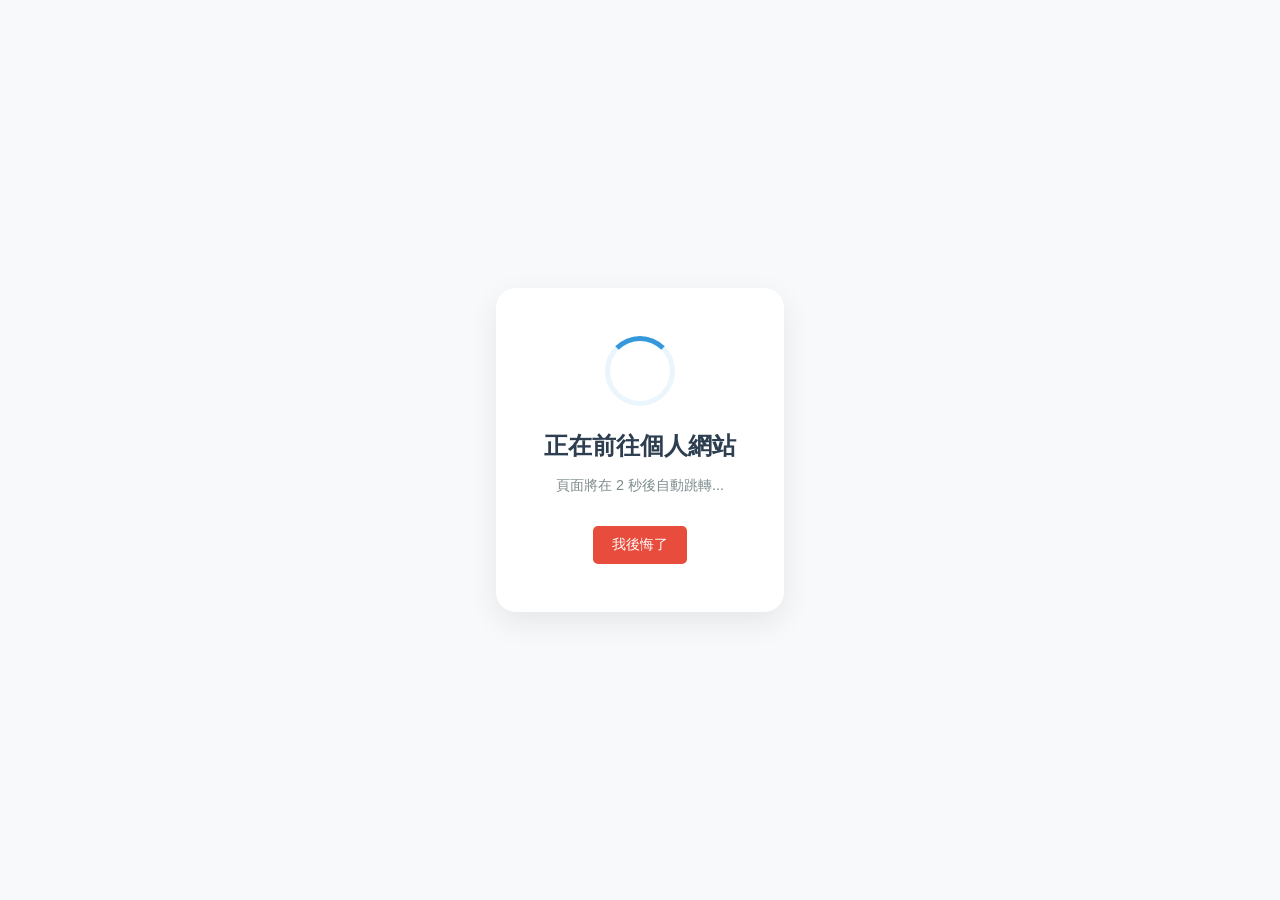
<file: index.html>
﻿<!DOCTYPE html>
<html> 
<head>
    <meta charset="UTF-8">
    <title>跳轉中...</title>
    <style>
        body {
            display: flex;
            justify-content: center;
            align-items: center;
            height: 100vh;
            margin: 0;
            font-family: 'Helvetica Neue', Arial, '微軟正黑體', sans-serif;
            background-color: #f8f9fa;
            color: #2c3e50;
        }
        .container {
            text-align: center;
            padding: 3rem;
            background: white;
            border-radius: 20px;
            box-shadow: 0 10px 30px rgba(0,0,0,0.08);
        }
        .spinner {
            width: 60px;
            height: 60px;
            border: 5px solid rgba(52, 152, 219, 0.1);
            border-top: 5px solid #3498db;
            border-radius: 50%;
            margin: 0 auto 1.5rem;
            animation: spin 1s cubic-bezier(0.5, 0.1, 0.4, 0.9) infinite;
        }
        button {
            margin-top: 1rem;
            padding: 0.6rem 1.2rem;
            background-color: #e74c3c;
            color: white;
            border: none;
            border-radius: 5px;
            cursor: pointer;
            font-size: 0.9rem;
            transition: background 0.3s;
        }
        button:hover {
            background-color: #c0392b;
        }
        @keyframes spin {
            from { transform: rotate(0deg); }
            to { transform: rotate(360deg); }
        }
        h2 {
            margin-bottom: 0.5rem;
            font-weight: 600;
        }
        p {
            color: #7f8c8d;
            font-size: 0.9rem;
        }
    </style>
</head>
<body>
    <div class="container">
        <div class="spinner"></div>
        <h2>正在前往個人網站</h2>
        <p>頁面將在 2 秒後自動跳轉...</p>
        <button id="regret-btn">我後悔了</button>
    </div>

    <div id="modal" style="display:none; position:fixed; top:50%; left:50%; transform:translate(-50%, -50%); background:white; padding:2rem; border-radius:15px; box-shadow:0 10px 30px rgba(0,0,0,0.2); z-index:1000; text-align:center; min-width: 300px;">
        <h3 style="margin: 0 0 10px 0;">提示</h3>
        <hr style="border: 0; border-top: 3px solid #333; margin-bottom: 15px;">
        <p style="margin: 0; font-size: 1.2rem;">不能後悔，請進</p>
    </div>

    <script> 
        const redirectTimeout = setTimeout(() => {
            window.location.href = 'Main.html';
        }, 2000);

        document.getElementById('regret-btn').addEventListener('click', () => {
            clearTimeout(redirectTimeout);
            const modal = document.getElementById('modal');
            modal.style.display = 'block';
            
            setTimeout(() => {
                window.location.href = 'Main.html';
            }, 3000);
        });
    </script>
</body>
</html>
</file>
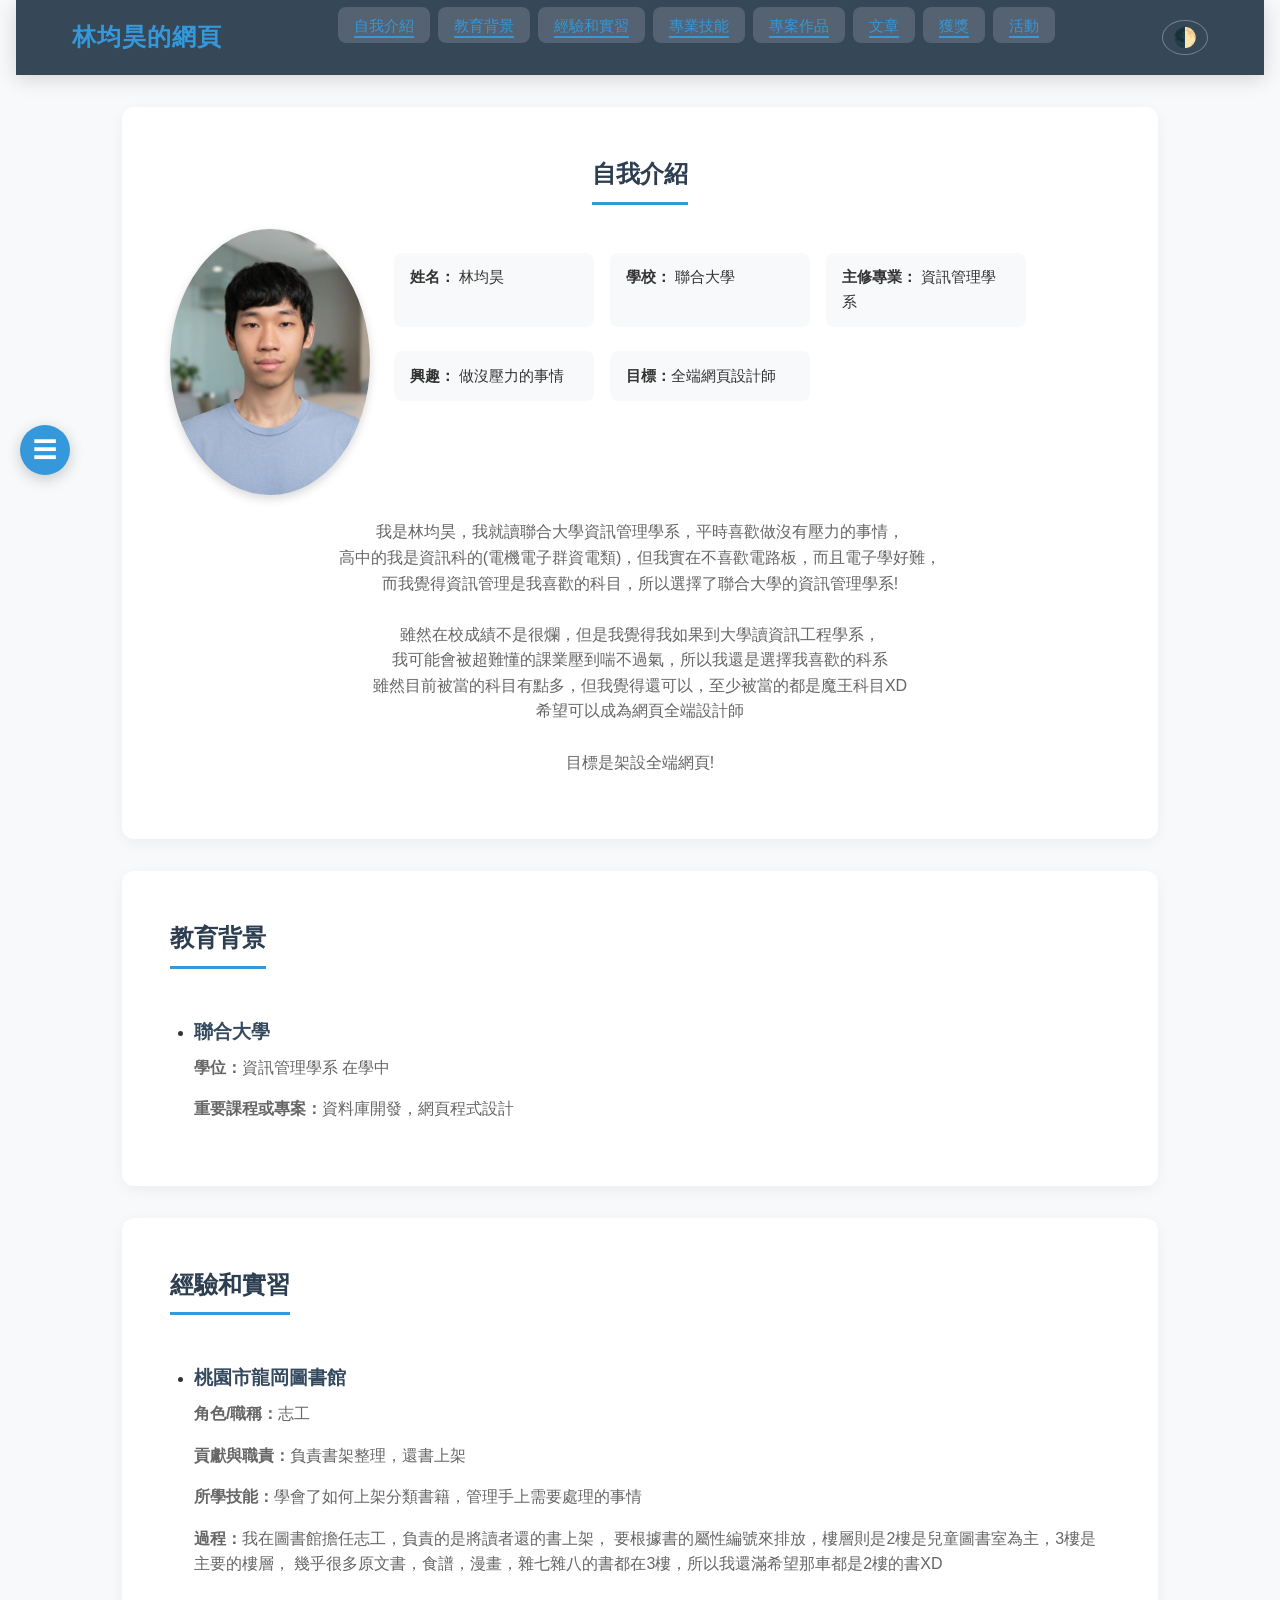
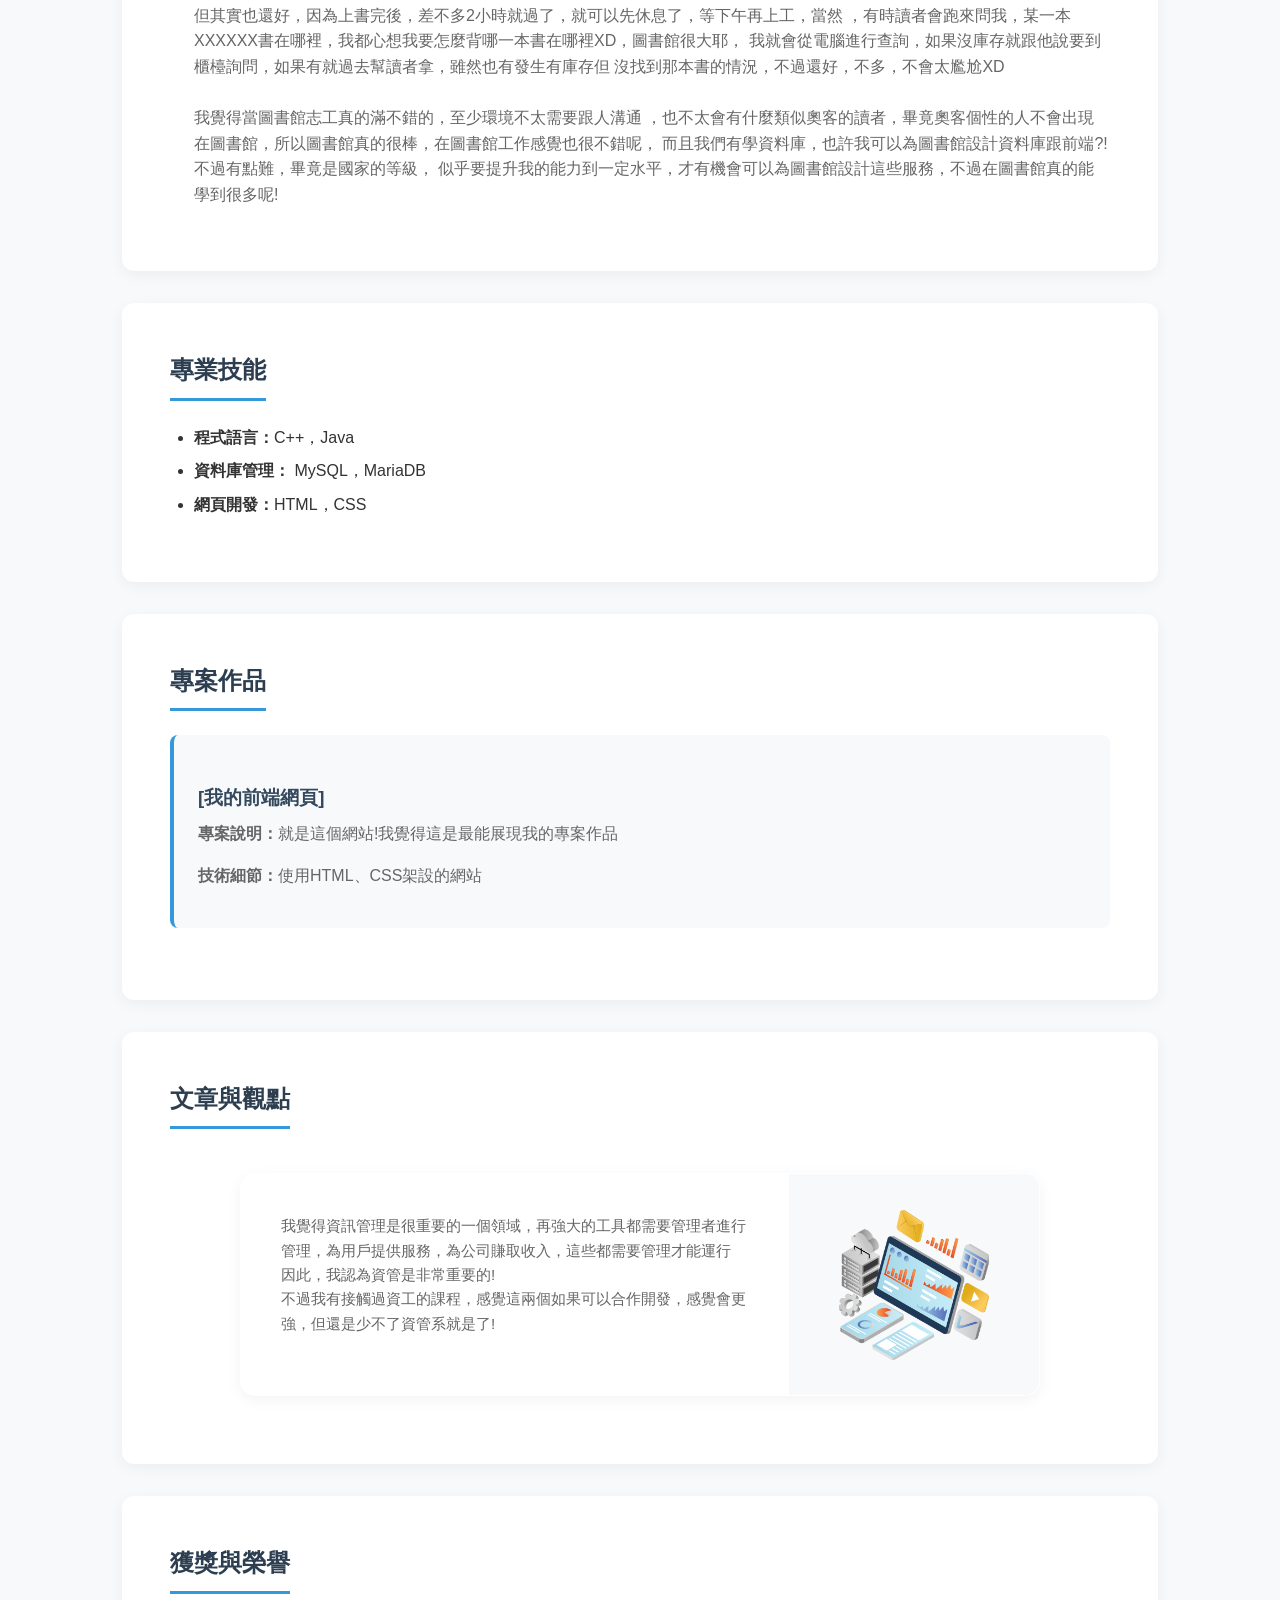
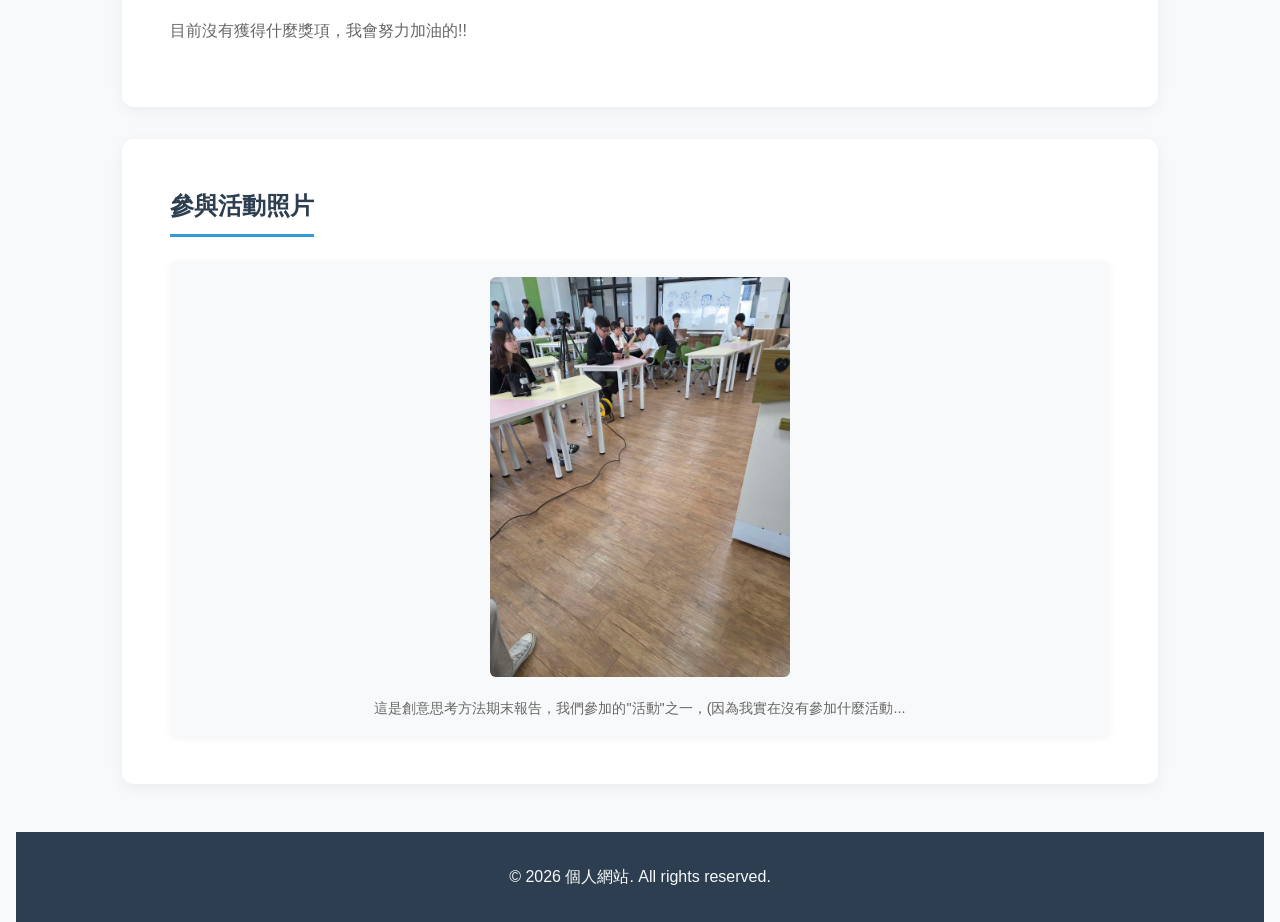
<file: Main.html>
﻿<!DOCTYPE html>
<html lang="zh-TW">
<head>
    <meta charset="UTF-8">
    <meta name="viewport" content="width=device-width, initial-scale=1.0">
    <title>個人網站</title>
    <link rel="stylesheet" href="Main.css">
</head>
<body>
    <header>
        <!-- 滾動進度條 -->
        <div class="progress-container">
            <div class="progress-bar" id="myBar"></div>
        </div>
        <div class="nav-container">
            <div class="logo">
                <h1>林均昊的網頁</h1>
            </div>
            <!-- 導覽列 -->
            <nav>
                <ul>
                    <li><a href="#about" class="nav-link">自我介紹</a></li>
                    <li><a href="#education" class="nav-link">教育背景</a></li>
                    <li><a href="#experience" class="nav-link">經驗和實習</a></li>
                    <li><a href="#skills" class="nav-link">專業技能</a></li>
                    <li><a href="#projects" class="nav-link">專案作品</a></li>
                    <li><a href="#articles" class="nav-link">文章</a></li>
                    <li><a href="#awards" class="nav-link">獲獎</a></li> 
                    <li><a href="#gallery" class="nav-link">活動</a></li>
                </ul>
            </nav>
            <div class="nav-extra">
                <button id="theme-toggle" title="切換深淺模式">🌓</button>
            </div>
        </div>
    </header>

    <main>
        <!-- 自我介紹 -->
        <section id="about">
            <h2>自我介紹</h2>
            <div class="about-content">
                <img src="image/17802866713242.png" alt="本人照片" class="about-img">
                <ul>
                    <li><strong>姓名：</strong> 林均昊 </li>
                    <li><strong>學校：</strong> 聯合大學 </li>
                    <li><strong>主修專業：</strong> 資訊管理學系 </li><br>
                    <li><strong>興趣：</strong> 做沒壓力的事情 </li>
                    <li><strong>目標：</strong>全端網頁設計師</li>
                </ul>
            </div>
            <p>我是林均昊，我就讀聯合大學資訊管理學系，平時喜歡做沒有壓力的事情，<br>
                高中的我是資訊科的(電機電子群資電類)，但我實在不喜歡電路板，而且電子學好難，<br>
                而我覺得資訊管理是我喜歡的科目，所以選擇了聯合大學的資訊管理學系!<br><br>
                雖然在校成績不是很爛，但是我覺得我如果到大學讀資訊工程學系，<br>
                我可能會被超難懂的課業壓到喘不過氣，所以我還是選擇我喜歡的科系<br>
                雖然目前被當的科目有點多，但我覺得還可以，至少被當的都是魔王科目XD<br>
                希望可以成為網頁全端設計師<br>

                <br>目標是架設全端網頁!</p>
        </section>

        <!-- 教育背景 -->
        <section id="education">
            <h2>教育背景</h2>
            <ul>
                <li>
                    <h3>聯合大學</h3>
                    <p><strong>學位：</strong>資訊管理學系 在學中</p>
                    <p><strong>重要課程或專案：</strong>資料庫開發，網頁程式設計</p>
                </li>
            </ul>
        </section>

        <!-- 經驗和實習 -->
        <section id="experience">
            <h2>經驗和實習</h2>
            <ul>
                <li>
                    <h3>桃園市龍岡圖書館</h3>
                    <p><strong>角色/職稱：</strong>志工</p>
                    <p><strong>貢獻與職責：</strong>負責書架整理，還書上架</p>
                    <p><strong>所學技能：</strong>學會了如何上架分類書籍，管理手上需要處理的事情</p>
                    <p><strong>過程：</strong>我在圖書館擔任志工，負責的是將讀者還的書上架，
                        要根據書的屬性編號來排放，樓層則是2樓是兒童圖書室為主，3樓是主要的樓層，
                        幾乎很多原文書，食譜，漫畫，雜七雜八的書都在3樓，所以我還滿希望那車都是2樓的書XD<br><br>
                        但其實也還好，因為上書完後，差不多2小時就過了，就可以先休息了，等下午再上工，當然
                    ，有時讀者會跑來問我，某一本XXXXXX書在哪裡，我都心想我要怎麼背哪一本書在哪裡XD，圖書館很大耶，
                    我就會從電腦進行查詢，如果沒庫存就跟他說要到櫃檯詢問，如果有就過去幫讀者拿，雖然也有發生有庫存但
                    沒找到那本書的情況，不過還好，不多，不會太尷尬XD<br><br>我覺得當圖書館志工真的滿不錯的，至少環境不太需要跟人溝通
                    ，也不太會有什麼類似奧客的讀者，畢竟奧客個性的人不會出現在圖書館，所以圖書館真的很棒，在圖書館工作感覺也很不錯呢，
                    而且我們有學資料庫，也許我可以為圖書館設計資料庫跟前端?!不過有點難，畢竟是國家的等級，
                    似乎要提升我的能力到一定水平，才有機會可以為圖書館設計這些服務，不過在圖書館真的能學到很多呢!</p>
                </li>
            </ul>
        </section>

        <!-- 專業技能 -->
        <section id="skills">
            <h2>專業技能</h2>
            <ul>
                <li><strong>程式語言：</strong>C++，Java</li>
                <li><strong>資料庫管理：</strong> MySQL，MariaDB</li>
                <li><strong>網頁開發：</strong>HTML，CSS</li>
            </ul>
        </section>

        <!-- 專案作品 -->
        <section id="projects">
            <h2>專案作品</h2>
            <ul>
                <li>
                    <h3>[我的前端網頁] <span></span></h3>
                    <p><strong>專案說明：</strong>就是這個網站!我覺得這是最能展現我的專案作品</p>
                    <p><strong>技術細節：</strong>使用HTML、CSS架設的網站</p>
                </li>
            </ul>
        </section>

        <!-- 文章與觀點 -->
        <section id="articles">
            <h2>文章與觀點</h2>
            <div class="article-card">
                <div class="article-image">
                    <img src="image/informa.png" alt="文章圖片" style="width: 150px; height: 150px; object-fit: cover; border-radius: 10px;">
                </div>
                <div class="article-content">
                    <p>我覺得資訊管理是很重要的一個領域，再強大的工具都需要管理者進行管理，為用戶提供服務，為公司賺取收入，這些都需要管理才能運行<br>因此，我認為資管是非常重要的!<br>不過我有接觸過資工的課程，感覺這兩個如果可以合作開發，感覺會更強，但還是少不了資管系就是了!</p>
                </div>
            </div>
        </section>

        <!-- 獲獎與榮譽 -->
        <section id="awards">
            <h2>獲獎與榮譽</h2>
            <p>目前沒有獲得什麼獎項，我會努力加油的!!</p>
        </section>

        <!-- 參與活動照片 -->
        <section id="gallery">
            <h2>參與活動照片</h2>
            <div class="photo-container">
                <figure>
                    <img src="image/saycheese.jpg" alt="活動照片1" style="max-width: 100%; height: auto; width: 300px;">
                    <figcaption>這是創意思考方法期末報告，我們參加的"活動"之一，(因為我實在沒有參加什麼活動...</figcaption>
                </figure>

            </div>
        </section>
    </main>

    <footer>
        <p>&copy; 2026 個人網站. All rights reserved.</p>
    </footer>

    <!-- 漢堡選單 (興趣延伸連結) -->
    <div class="hamburger-menu">
        <div class="hamburger-icon">☰</div>
        <div class="menu-content">
            <a href="Main2.html">興趣延伸 ➔</a>
        </div>
    </div>

    <!-- 側邊圓形導航滑竿 -->
    <!-- <div class="scroll-nav-track">
        <div class="scroll-nav-handle" id="scrollHandle"></div>
    </div> -->

    <script>
        // 1. 滾動進度條與導覽連結高亮
        window.onscroll = function() {
            // 限制滾動到底部時的跳動
            const maxScroll = document.documentElement.scrollHeight - document.documentElement.clientHeight;
            if (window.scrollY >= maxScroll) {
                window.scrollTo(0, maxScroll);
            }
            updateProgressBar();
            updateActiveLink();
        };

        function updateProgressBar() {
            const winScroll = document.body.scrollTop || document.documentElement.scrollTop;
            const height = document.documentElement.scrollHeight - document.documentElement.clientHeight;
            const scrolled = (winScroll / height) * 100;
            document.getElementById("myBar").style.width = scrolled + "%";
        }

        const sections = document.querySelectorAll("section");
        const navLinks = document.querySelectorAll(".nav-link");

        function updateActiveLink() {
            let current = "";
            sections.forEach(section => {
                const sectionTop = section.offsetTop;
                const sectionHeight = section.clientHeight;
                if (pageYOffset >= (sectionTop - 100)) {
                    current = section.getAttribute("id");
                }
            });

            navLinks.forEach(link => {
                link.classList.remove("active");
                if (link.getAttribute("href").includes(current)) {
                    link.classList.add("active");
                }
            });
        }

        // 2. 深色模式切換
        const themeToggle = document.getElementById('theme-toggle');
        const currentTheme = localStorage.getItem('theme') || 'light';

        if (currentTheme === 'dark') {
            document.documentElement.setAttribute('data-theme', 'dark');
        }

        themeToggle.addEventListener('click', () => {
            let theme = document.documentElement.getAttribute('data-theme');
            if (theme === 'dark') {
                document.documentElement.setAttribute('data-theme', 'light');
                localStorage.setItem('theme', 'light');
            } else {
                document.documentElement.setAttribute('data-theme', 'dark');
                localStorage.setItem('theme', 'dark'); 
            }
        });
    </script>
</body>
</html>
</file>
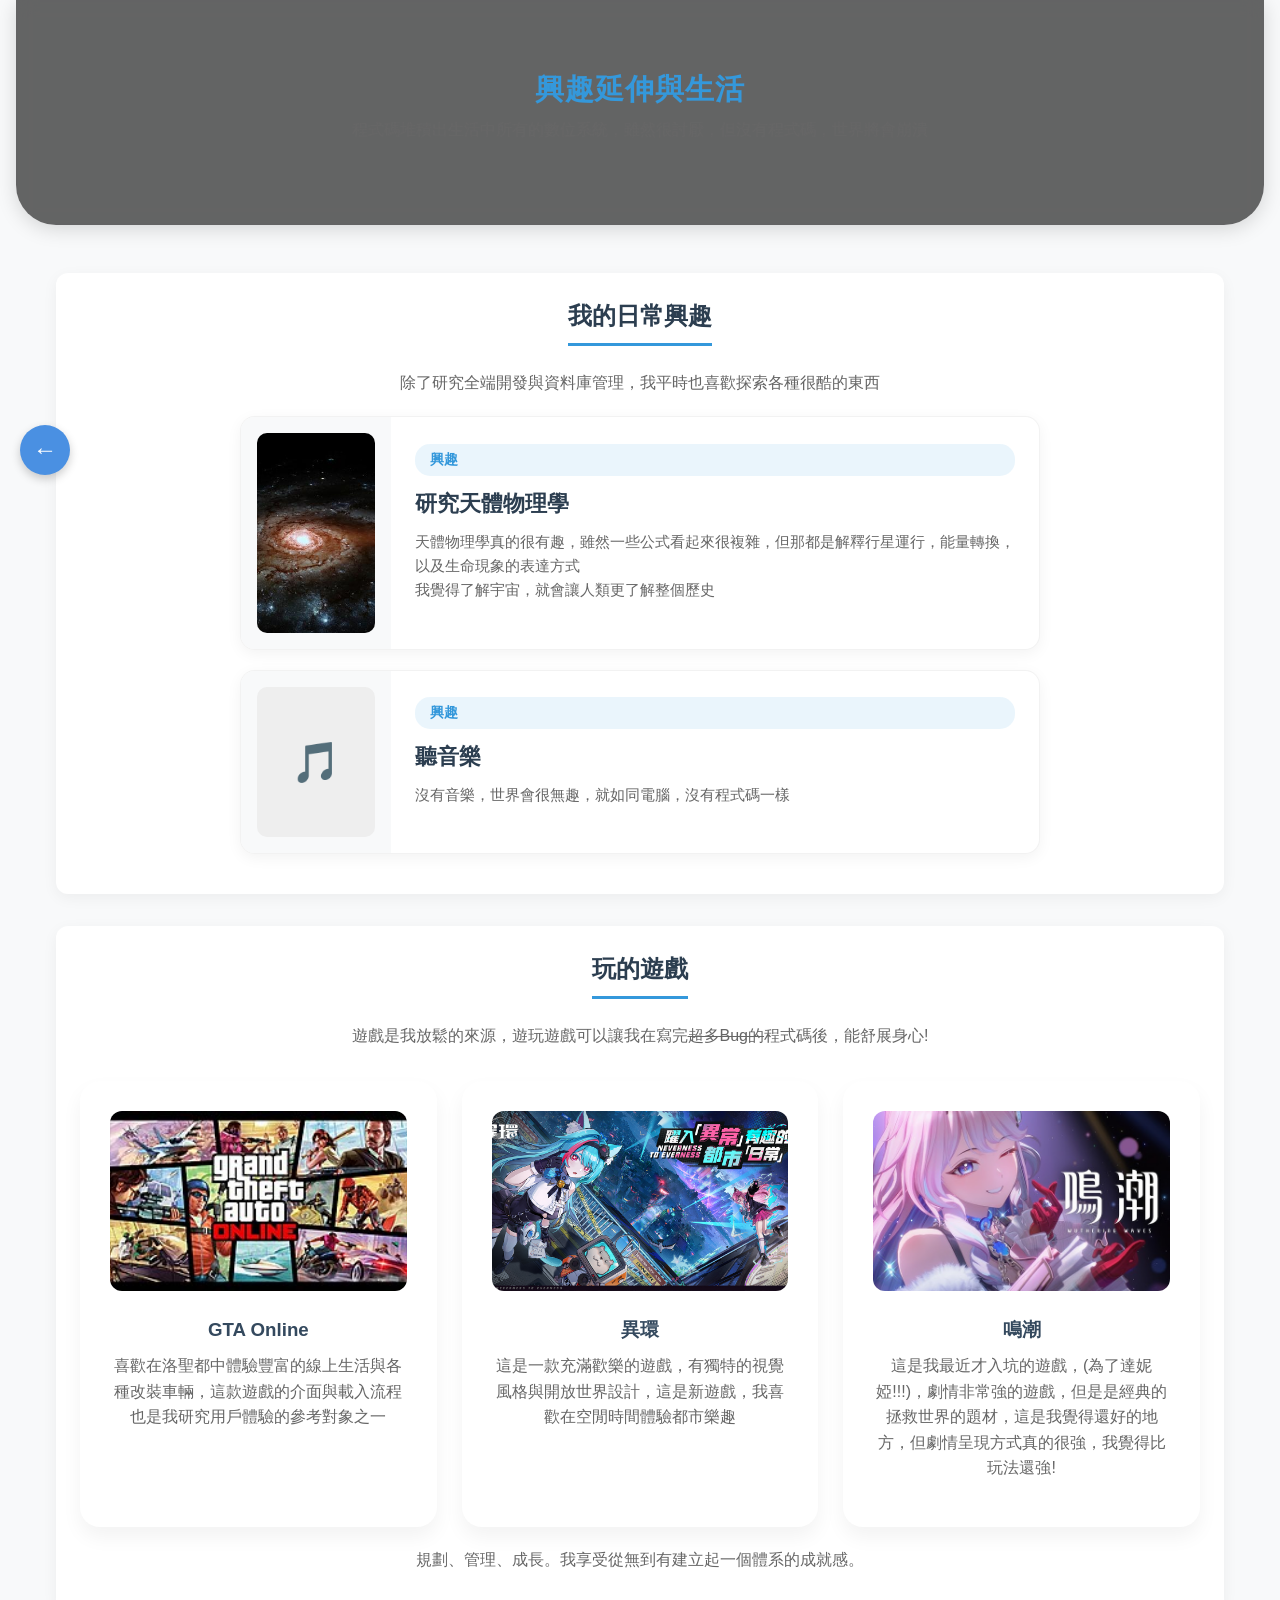
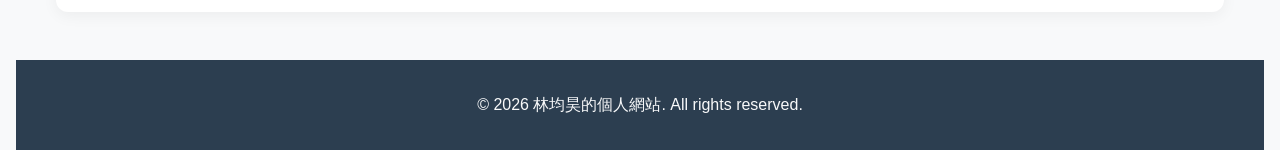
<file: Main2.html>
<!DOCTYPE html>
<html lang="zh-TW">
<head>
    <meta charset="UTF-8">
    <meta name="viewport" content="width=device-width, initial-scale=1.0">
    <title>興趣延伸 - 個人網站</title>  
    <link rel="stylesheet" href="Main.css">
    <link rel="stylesheet" href="Main2.css">
</head>
<body>
    <a href="Main.html" class="back-btn">←</a>

    <header class="hobby-hero">
        <div>
            <h1>興趣延伸與生活</h1>
            <p>程式碼堆積出生活中所有的數位系統，雖然很討厭，但沒有程式碼，世界將會崩潰</p>
        </div>
    </header>

    <main>
        <!-- 興趣愛好 -->
        <section id="hobbies" class="hobby-section">
            <h2>我的日常興趣</h2>
            <p>除了研究全端開發與資料庫管理，我平時也喜歡探索各種很酷的東西</p>
            <div class="article-grid">
                <article class="article-card">
                    <div class="article-image">
                        <img src="image/skyove.jpg" alt="天體物理學" style="width: 150px; height: 150px; object-fit: cover; border-radius: 10px;">
                    </div>
                    <div class="article-content">
                        <div class="badge">興趣</div>
                        <h3>研究天體物理學</h3>
                        <p>天體物理學真的很有趣，雖然一些公式看起來很複雜，但那都是解釋行星運行，能量轉換，以及生命現象的表達方式<br>我覺得了解宇宙，就會讓人類更了解整個歷史</p>
                    </div> 
                </article>
                <article class="article-card">
                    <div class="article-image">
                        <div style="width: 150px; height: 150px; background: #eee; display: flex; align-items: center; justify-content: center; border-radius: 10px; font-size: 40px;">🎵</div>
                    </div>
                    <div class="article-content">
                        <div class="badge">興趣</div>
                        <h3>聽音樂</h3>
                        <p>沒有音樂，世界會很無趣，就如同電腦，沒有程式碼一樣</p>
                    </div>
                </article>
            </div>
        </section>

        <!-- 遊戲世界 -->
        <section id="games" class="hobby-section">
            <h2>玩的遊戲</h2>
            <p>遊戲是我放鬆的來源，遊玩遊戲可以讓我在寫完<s>超多Bug的</s>程式碼後，能舒展身心!</p>
            <div class="game-grid">
                <div class="game-card">
                    <div class="game-img-container">
                        <img src="image/GTAonline.jpg" alt="GTA Online" class="game-img">
                    </div>
                    <h3>GTA Online</h3>
                    <p>喜歡在洛聖都中體驗豐富的線上生活與各種改裝車輛，這款遊戲的介面與載入流程也是我研究用戶體驗的參考對象之一</p>
                </div>
                <div class="game-card">
                    <div class="game-img-container">
                        <img src="image/179.jpg" alt="異環" class="game-img">
                    </div>
                    <h3>異環</h3>
                    <p>這是一款充滿歡樂的遊戲，有獨特的視覺風格與開放世界設計，這是新遊戲，我喜歡在空閒時間體驗都市樂趣</p>
                </div>
                <div class="game-card">
                    <div class="game-img-container">
                        <img src="image/Denia.jpg" alt="Denia" class="game-img">
                    </div>
                    <h3>鳴潮</h3>
                    <p>這是我最近才入坑的遊戲，(為了達妮婭!!!)，劇情非常強的遊戲，但是是經典的拯救世界的題材，這是我覺得還好的地方，但劇情呈現方式真的很強，我覺得比玩法還強!</p>
                </div>
            </div>
            <p style="margin-top: 20px;">規劃、管理、成長。我享受從無到有建立起一個體系的成就感。</p>
        </section>
    </main>

    <footer>
        <p>&copy; 2026 林均昊的個人網站. All rights reserved.</p>
    </footer>

    <script>
        // 自動載入目前的深色模式設定
        const currentTheme = localStorage.getItem('theme') || 'light';
        if (currentTheme === 'dark') {
            document.documentElement.setAttribute('data-theme', 'dark');
        }
    </script>
</body>
</html>
</file>
<file: Main.css>
/* 根變數設定 - 方便全域修改顏色 */
:root {
    --primary-color: #2c3e50;
    --secondary-color: #34495e;
    --accent-color: #3498db;
    --bg-light: #f8f9fa;
    --bg-white: #ffffff;
    --text-color: #333333;
    --text-light: #666666; 
    --header-bg: rgba(44, 62, 80, 0.95);
}

/* 深色模式變數 */
[data-theme="dark"] {
    --primary-color: #ecf0f1;
    --secondary-color: #bdc3c7;
    --bg-light: #1a1a1a;
    --bg-white: #2d2d2d;
    --text-color: #e0e0e0;
    --text-light: #b0b0b0;
    --header-bg: rgba(20, 20, 20, 0.95);
}

/* 基礎重置 */
* {
    margin: 0;
    padding: 0;
    box-sizing: border-box;
    max-width: 100%;
}

html {
    scroll-behavior: smooth;
    /* 修正滾動到底部時的跳動問題 */
    overscroll-behavior: none;
    /* 強制顯示垂直滾動條，避免內容寬度因滾動條出現而改變 */
    overflow-y: scroll;
    overflow-x: hidden;
}

body {
    font-family: 'Helvetica Neue', Arial, '微軟正黑體', sans-serif;
    line-height: 1.6;
    color: var(--text-color);
    background-color: var(--bg-light);
    /* 確保 body 填滿視窗 */
    min-height: 100vh;
    padding: 0 1rem;
}

main {
    max-width: 1200px;
    margin: 0 auto;
    padding: 2rem 0;
}

section {
    background: var(--bg-white);
    padding: 2rem;
    border-radius: 15px;
    margin-bottom: 2rem;
    box-shadow: 0 4px 6px rgba(0,0,0,0.05);
} 

/* 自我介紹樣式 */
.about-content {
    display: flex;
    flex-direction: column;
    gap: 1.5rem;
    align-items: center;
}

.about-img {
    max-width: 100%;
    width: 200px;
    height: auto;
    border-radius: 10px;
}

@media (min-width: 768px) {
    .about-content {
        flex-direction: row;
        align-items: flex-start;
    }
}

/* ==================== 文章與觀點樣式（已整合並修正衝突） ==================== */
.article-card {
    display: flex;
    flex-direction: column; /* 手機版：圖片在上、文字在下 */
    background-color: var(--bg-white);
    border-radius: 15px;
    box-shadow: 0 4px 15px rgba(0, 0, 0, 0.05);
    overflow: hidden;
    margin: 20px auto;
    max-width: 800px; /* 限制最大寬度 */
    transition: transform 0.3s ease, box-shadow 0.3s ease;
    border: 1px solid transparent;
}

[data-theme="dark"] .article-card {
    border-color: rgba(255,255,255,0.05);
}

.article-card:hover {
    transform: translateY(-5px);
    box-shadow: 0 10px 25px rgba(0,0,0,0.1);
}

.article-image {
    display: flex;
    align-items: center;
    justify-content: center;
    padding: 1.5rem;
    background-color: var(--bg-light); /* 為插圖加上微灰底色，或依需求保持透明 */
    overflow: hidden;
}

.article-image img {
    width: 150px;
    height: 150px;
    object-fit: contain; /* 改用 contain 可防止 3D 插圖被不當裁切或拉伸變形 */
    border-radius: 10px;
    transition: transform 0.5s ease;
}

.article-card:hover .article-image img {
    transform: scale(1.05); /* 滑鼠懸停時圖片微微放大，增加互動感 */
}

.article-content {
    padding: 1.5rem;
    flex: 1;
    display: flex;
    flex-direction: column;
    justify-content: center;
    text-align: left; /* 確保文字靠左對齊 */
}

.article-content h3 {
    margin-top: 0;
    font-size: 1.4rem;
    color: var(--primary-color);
}

.article-meta {
    font-size: 0.85rem;
    color: var(--accent-color);
    margin-bottom: 0.8rem;
    font-weight: 600;
}

.article-content p {
    font-size: 0.95rem;
    line-height: 1.6;
    margin-bottom: 1.2rem;
    color: var(--text-light);
}

.read-more {
    align-self: flex-start;
    padding: 0.5rem 1.2rem;
    background-color: var(--accent-color);
    color: white !important;
    text-decoration: none;
    border-radius: 25px;
    font-size: 0.9rem;
    transition: background 0.3s ease;
}

.read-more:hover {
    background-color: var(--primary-color);
    text-decoration: none;
}

/* 電腦版樣式（螢幕寬度 768px 以上） */
@media (min-width: 768px) {
    .article-card {
        display: flex;
        flex-direction: row-reverse; /* 文字在左、圖片在右 */
        align-items: stretch; /* 讓左右兩側高度一致 */
    }
    
    .article-image {
        flex: 0 0 250px; /* 電腦版固定圖片區域的寬度 */
        padding: 2rem;
    }
    
    .article-content {
        padding: 2.5rem;
    }
}


/* === 漢堡選單 (Sidebar) === */
.hamburger-menu {
    position: fixed;
    left: 20px;
    top: 50%;
    transform: translateY(-50%);
    z-index: 2000;
    width: 50px;
    height: 50px;
    background: var(--accent-color);
    border-radius: 50%;
    display: flex;
    justify-content: center;
    align-items: center;
    cursor: pointer;
    transition: all 0.4s cubic-bezier(0.175, 0.885, 0.32, 1.275);
    box-shadow: 0 4px 15px rgba(0,0,0,0.2);
    overflow: hidden;
}

.hamburger-icon {
    font-size: 24px;
    color: white;
    transition: opacity 0.3s;
}

.menu-content {
    position: absolute;
    left: 0;
    top: 0;
    width: 100%;
    height: 100%;
    opacity: 0;
    display: flex;
    flex-direction: column;
    justify-content: center;
    align-items: center;
    white-space: nowrap;
    padding: 0 20px;
}

.menu-content a {
    color: white;
    text-decoration: none;
    font-weight: 600;
    font-size: 1rem;
}

/* 滑鼠碰到時的變形效果 */
.hamburger-menu:hover {
    width: 160px;
    border-radius: 30px;
    background: var(--primary-color);
}

.hamburger-menu:hover .hamburger-icon {
    opacity: 0;
}

.hamburger-menu:hover .menu-content {
    opacity: 1;
    transition: opacity 0.3s 0.1s;
}

/* === 側邊圓形導航滑竿 === */
.scroll-nav-track {
    position: fixed;
    right: 20px;
    top: 50%;
    transform: translateY(-50%);
    width: 10px;
    height: 200px;
    background: rgba(0, 0, 0, 0.05);
    border-radius: 10px;
    z-index: 9999;
    pointer-events: none;
}

[data-theme="dark"] .scroll-nav-track {
    background: rgba(255, 255, 255, 0.1);
}

.scroll-nav-handle {
    pointer-events: auto;
    position: absolute;
    left: 50%;
    transform: translateX(-50%);
    width: 30px;
    height: 30px;
    background: var(--accent-color);
    border-radius: 50%;
    cursor: pointer;
    box-shadow: 0 4px 10px rgba(0, 0, 0, 0.2);
    display: flex;
    justify-content: center;
    align-items: center;
    transition: transform 0.2s ease, background 0.3s ease;
    user-select: none;
}

.scroll-nav-handle:hover {
    transform: translateX(-50%) scale(1.1);
}

.scroll-nav-handle:active {
    background: var(--primary-color);
}

.scroll-nav-handle::after {
    content: '↕';
    color: white;
    font-size: 14px;
}

/* === 標頭與導覽列 === */
header {
    background-color: var(--header-bg);
    backdrop-filter: blur(10px); /* 磨砂玻璃效果 */
    color: white;
    position: sticky;
    top: 0;
    z-index: 1000;
    box-shadow: 0 4px 20px rgba(0,0,0,0.15);
    padding: 0.8rem 0;
    transition: all 0.3s ease;
}

/* 滾動進度條高度與容器 */
.progress-container {
    position: absolute;
    top: 0;
    left: 0;
    width: 100%;
    height: 4px;
    background: transparent;
}

.progress-bar {
    height: 4px;
    background: var(--accent-color);
    width: 0%;
}

.nav-container {
    max-width: 1200px;
    margin: 0 auto;
    display: flex;
    justify-content: space-between;
    align-items: center;
    padding: 0 2rem;
}

header h1 {
    font-size: 1.5rem;
    letter-spacing: 1px;
    margin-bottom: 0;
    font-weight: 700;
    color: var(--accent-color);
}

nav ul {
    list-style: none;
    display: flex;
    align-items: center;
    gap: 0.5rem;
}

nav a {
    color: white;
    text-decoration: none;
    font-weight: 500;
    font-size: 0.95rem;
    padding: 0.6rem 1rem;
    border-radius: 8px;
    position: relative;
    transition: all 0.3s ease;
}

/* 當前所在的區塊高亮 */
nav a.active {
    background-color: rgba(255, 255, 255, 0.15);
    color: var(--accent-color);
}

nav a.active::after {
    transform: scaleX(1);
}

/* 懸浮效果：背景微亮 + 底線動畫 */
nav a::after {
    content: '';
    position: absolute;
    bottom: 5px;
    left: 1rem;
    right: 1rem;
    height: 2px;
    background-color: var(--accent-color);
    transform: scaleX(0);
    transition: transform 0.3s ease;
}

nav a:hover {
    background-color: rgba(255, 255, 255, 0.1);
    color: var(--accent-color);
}

nav a:hover::after {
    transform: scaleX(1);
}

/* 功能按鈕區 */
.nav-extra {
    display: flex;
    align-items: center;
    margin-left: 1rem;
}

#theme-toggle {
    background: none;
    border: 1px solid rgba(255, 255, 255, 0.3);
    color: white;
    font-size: 1.2rem;
    cursor: pointer;
    padding: 5px 10px;
    border-radius: 50%;
    transition: all 0.3s ease;
}

#theme-toggle:hover {
    background: rgba(255, 255, 255, 0.1);
    transform: scale(1.1);
}

/* 手機版適應 (簡單) */
@media (max-width: 768px) {
    .nav-container {
        flex-direction: column;
        gap: 1rem;
    }
    
    nav ul {
        gap: 0.2rem;
        flex-wrap: wrap;
        justify-content: center;
    }
    
    nav a {
        padding: 0.4rem 0.6rem;
        font-size: 0.85rem;
    }
}

/* === 主要內容區塊 === */
main {
    max-width: 1100px; /* 增加寬度以提供更多呼吸空間 */
    margin: 2rem auto;
    padding: 0 2rem; /* 增加外層內縮，防止卡片直接碰撞螢幕邊緣 */
}

section {
    background: var(--bg-white);
    margin-bottom: 2rem;
    padding: 3rem; /* 增加卡片內邊距，從 2.5rem 提升到 3rem */
    border-radius: 12px;
    box-shadow: 0 4px 15px rgba(0,0,0,0.05);
    scroll-margin-top: 80px; /* 留出空間給固定的導覽列 */
}

/* 標題樣式 */
h2 {
    color: var(--primary-color);
    border-bottom: 3px solid var(--accent-color);
    padding-bottom: 0.5rem;
    margin-bottom: 1.5rem;
    display: inline-block;
}

h3 {
    color: var(--secondary-color);
    margin-top: 1.5rem;
    margin-bottom: 0.5rem;
}

/* 文字與列表 */
p {
    margin-bottom: 1rem;
    color: var(--text-light);
}

ul {
    margin-left: 1.5rem;
    margin-bottom: 1rem;
}

li {
    margin-bottom: 0.5rem;
}

a {
    color: var(--accent-color);
    text-decoration: none;
    transition: color 0.3s;
}

a:hover {
    color: #2980b9;
    text-decoration: underline;
}

/* === 個別區塊客製化 === */

/* 自我介紹 */
#about {
    text-align: center;
}

#about img {
    border-radius: 50%;
    margin: 0 auto 1.5rem;
    box-shadow: 0 4px 10px rgba(0,0,0,0.15);
    object-fit: cover;
    display: block;
}

#about ul {
    list-style: none;
    margin: 1.5rem 0;
    padding: 0;
    text-align: left;
    display: grid;
    grid-template-columns: repeat(auto-fit, minmax(200px, 1fr));
    gap: 1rem;
}

#about ul li {
    background-color: var(--bg-light);
    padding: 0.8rem 1rem;
    border-radius: 8px;
    font-size: 0.95rem;
}

/* 專案卡片樣式 */
#projects ul {
    list-style: none;
    margin: 0;
}

#projects li {
    background: var(--bg-light);
    padding: 1.5rem;
    border-radius: 8px;
    margin-bottom: 1.5rem;
    border-left: 4px solid var(--accent-color);
}

#projects h3 span {
    font-size: 0.9rem;
    color: var(--text-light);
    font-weight: normal;
}

/* 圖片展區 */
.photo-container {
    display: grid;
    grid-template-columns: repeat(auto-fit, minmax(250px, 1fr));
    gap: 2rem;
}

figure {
    background: var(--bg-light);
    padding: 1rem;
    border-radius: 8px;
    text-align: center;
    box-shadow: 0 2px 8px rgba(0,0,0,0.05);
}

figure img {
    max-width: 100%;
    border-radius: 6px;
    margin-bottom: 0.8rem;
    transition: transform 0.3s ease;
}

figure:hover img {
    transform: scale(1.02);
}

figcaption {
    color: var(--text-light);
    font-size: 0.9rem;
    font-weight: 500;
}

/* === 頁尾 === */
footer {
    text-align: center;
    padding: 2rem;
    background-color: var(--primary-color);
    color: white;
    margin-top: 3rem;
}

footer p {
    color: var(--bg-light);
    margin: 0;
}
</file>
<file: Main2.css>
/* 主頁面 Main.css 已經包含了一些基礎樣式，這裡只定義 Main2 專屬的 */

.back-btn {
    position: fixed;
    top: 50%;
    left: 20px;
    transform: translateY(-50%);
    width: 50px;
    height: 50px;
    background: #4a90e2;
    color: white;
    text-decoration: none;
    border-radius: 50%;
    display: flex;
    justify-content: center;
    align-items: center;
    font-size: 24px;
    font-weight: bold;
    z-index: 1000;
    box-shadow: 0 4px 10px rgba(0,0,0,0.2);
    transition: all 0.3s ease;
}

.back-btn:hover {
    background: #357abd;
    transform: translateY(-50%) scale(1.1);
}

.hobby-hero {
    height: 25vh; /* 再次縮小高度，原本 35vh */
    background: linear-gradient(rgba(0,0,0,0.6), rgba(0,0,0,0.6)), url('https://images.unsplash.com/photo-1511512578047-dfb367046420?ixlib=rb-1.2.1&auto=format&fit=crop&w=1350&q=80');
    background-size: cover;
    background-position: center;
    display: flex;
    justify-content: center;
    align-items: center;
    color: white;
    text-align: center;
    border-bottom-left-radius: 40px;
    border-bottom-right-radius: 40px;
    margin-bottom: 3rem; /* 增加底部間隔 */ 
}

.hobby-hero h1 {
    font-size: 1.8rem; /* 標題再縮小一點 */
    margin-bottom: 0.3rem;
}

/* 內容內鎖優化 */ 
main {
    max-width: 1200px;
    margin: 0 auto;
    padding: 0 1rem;
}

/* 移除原本覆蓋掉 Main.css 的 padding 設定，讓它回歸預設的 3rem 內距 */
.hobby-section {
    padding: 1.5rem; 
    margin-bottom: 2rem;
    border-radius: 12px;
    background: var(--bg-white);
    box-shadow: 0 4px 15px rgba(0,0,0,0.05);
    text-align: center;
    width: 100%;
    box-sizing: border-box;
}

.article-card {
    display: flex;
    flex-direction: row;
    background: var(--bg-white);
    border-radius: 15px;
    overflow: hidden;
    transition: transform 0.3s ease, box-shadow 0.3s ease;
    border: 1px solid rgba(0,0,0,0.05);
    width: 100%;
    margin-bottom: 1rem;
}

.article-image {
    flex: 0 0 150px;
    display: flex;
    align-items: center;
    justify-content: center;
    padding: 1rem;
}

.article-content {
    padding: 1.5rem;
    flex: 1;
    text-align: left;
}

.game-grid {
    display: grid;
    grid-template-columns: repeat(auto-fit, minmax(280px, 1fr));
    gap: 25px;
    margin-top: 2rem;
    width: 100%;
    box-sizing: border-box;
}

.game-card {
    background: var(--bg-white);
    border-radius: 20px;
    padding: 30px;
    text-align: center;
    box-shadow: 0 10px 20px rgba(0,0,0,0.05);
    transition: transform 0.3s ease;
    width: 100%;
    box-sizing: border-box;
}

.game-card:hover {
    transform: translateY(-10px);
}

.game-icon {
    font-size: 50px;
    margin-bottom: 15px;
}

.game-img-container {
    width: 100%;
    height: 180px;
    margin-bottom: 20px;
    border-radius: 12px;
    overflow: hidden;
} 

.game-img {
    width: 100%;
    height: 100%;
    object-fit: cover;
    transition: transform 0.3s ease;
    display: block;
}

.game-card:hover .game-img {
    transform: scale(1.05);
}

.badge {
    display: inline-block;
    padding: 5px 15px;
    background: rgba(52, 152, 219, 0.1);
    color: var(--accent-color);
    border-radius: 15px;
    font-size: 0.85rem;
    font-weight: 600;
    margin-bottom: 10px;
}

/* 修正圖片載入失敗的預留樣式 */
.article-image img {
    min-height: 200px;
    background: #eee;
}
</file>
